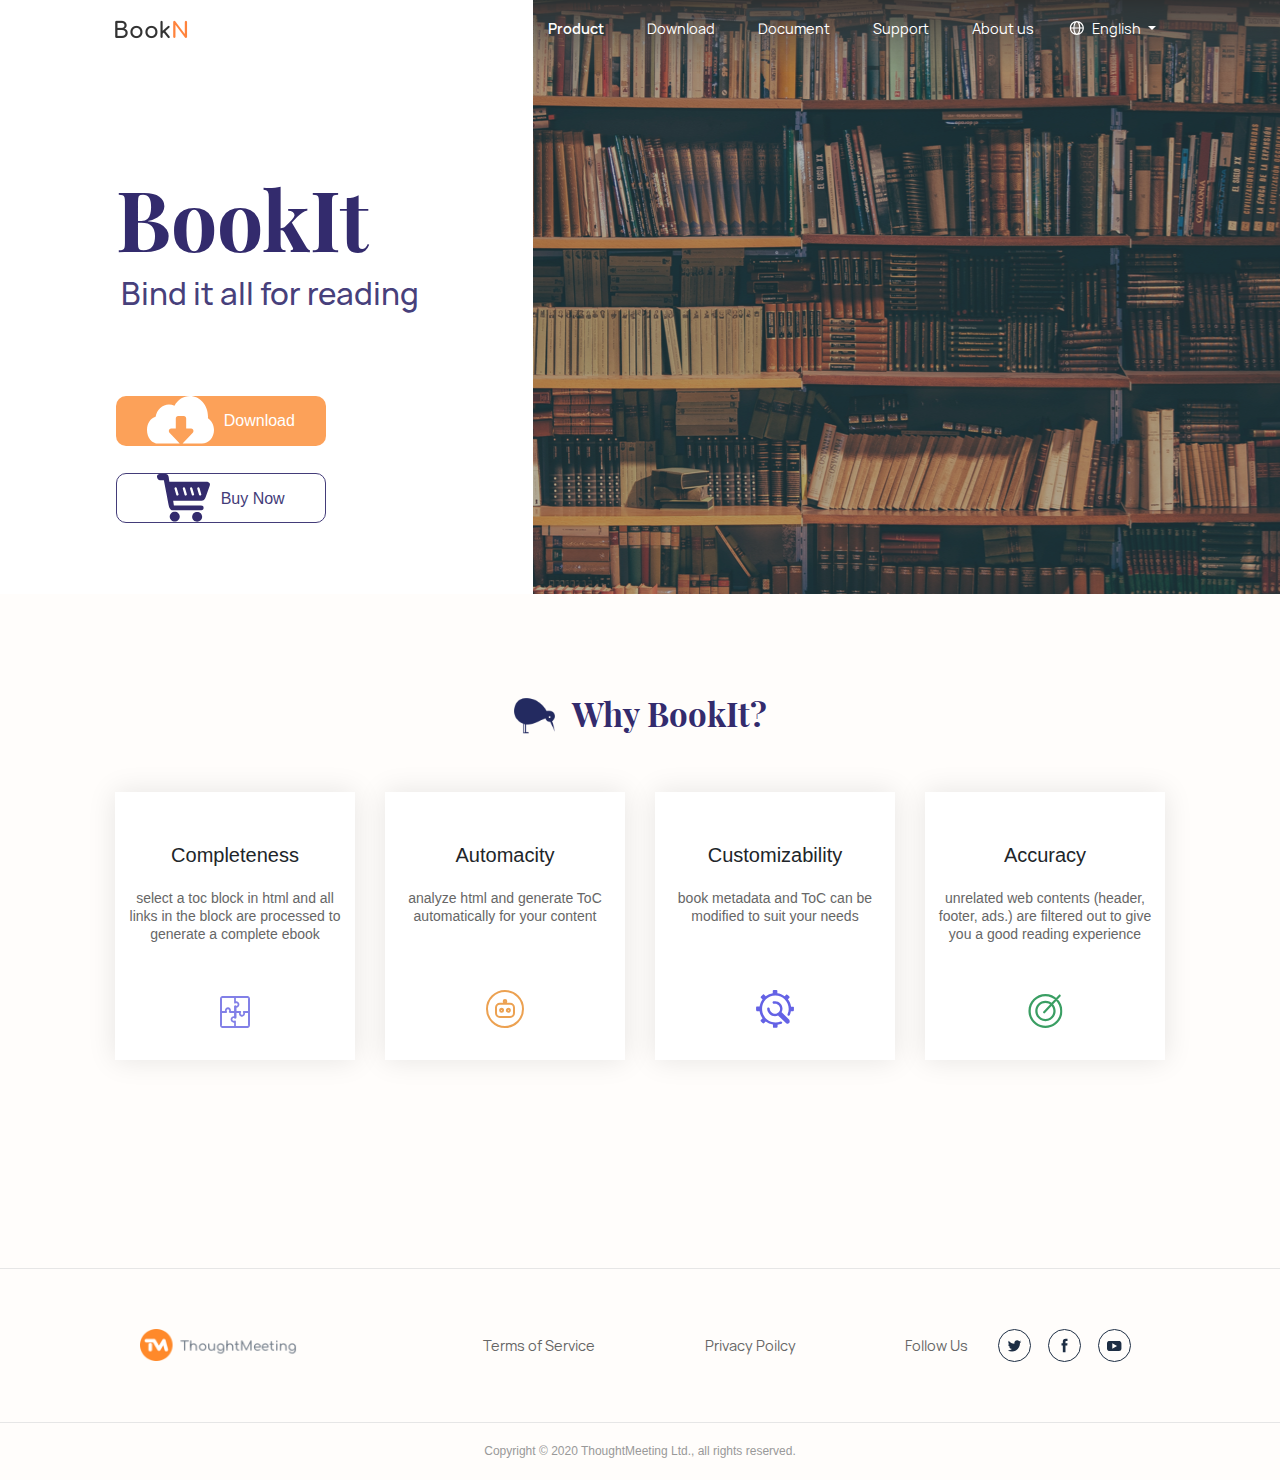
<file: index.html>
<!DOCTYPE html>
<html lang="en">
  <head>
    <meta charset="UTF-8" />
    <meta name="viewport" content="width=device-width, initial-scale=1.0" />
    <title>BookN</title>
    <link rel="shortcut icon" href="./image/bird.svg" type="image/x-icon" />
    <link rel="stylesheet" href="./css/bootstrap.css" />
    <link rel="stylesheet" href="./font-icon/iconfont.css" />
    <link rel="stylesheet" href="./css/style.css" />
  <meta name="generator" content="Hexo 4.2.1"></head>
  <body>
    <header class="header con_1440">
      <!-- start top -->
      <nav class="navbar navbar-expand-lg navbar-light">
        <div class="container">
          <a class="navbar-brand" href="#"><img src="./image/Group@2x (1).png" alt="" /></a>
          <button class="navbar-toggler" type="button" data-toggle="collapse" data-target="#navbarSupportedContent" aria-controls="navbarSupportedContent" aria-expanded="false" aria-label="Toggle navigation">
            <span class="iconfont icon-option"></span>
          </button>
          <div class="collapse navbar-collapse" id="navbarSupportedContent">
            <ul class="navbar-nav ml-auto">
              <li class="nav-item">
                <a class="nav-link active" href="#">Product</a>
              </li>
              <li class="nav-item">
                <a class="nav-link" href="/download">Download</a>
              </li>
              <li class="nav-item">
                <a class="nav-link" href="#">Document</a>
              </li>
              <li class="nav-item">
                <a class="nav-link" href="#">Support</a>
              </li>
              <li class="nav-item">
                <a class="nav-link" href="#">About us</a>
              </li>
              <li class="nav-item dropdown">
                <img src="./image/language.svg" alt="" />
                <a class="nav-link dropdown-toggle" href="#" id="navbarDropdown" role="button" data-toggle="dropdown" aria-haspopup="true" aria-expanded="false">English </a>
                <div class="dropdown-menu" aria-labelledby="navbarDropdown">
                  <a class="dropdown-item" href="#">简体中文</a>
                  <a class="dropdown-item" href="#">繁体中文</a>
                </div>
              </li>
            </ul>
          </div>
        </div>
      </nav>
      <!-- end top -->

      <!-- start banner -->
      <div class="container banner">
        <div class="row">
          <div class="left col-md-5">
            <h1>BookIt</h1>
            <h3>Bind it all for reading</h3>
            <div class="link">
              <div class="download">
                <img src="./image/download.svg" alt="" /><a href="javascript:;"><i></i> Download</a>
              </div>
              <div class="buy">
                <img src="./image/shop.svg" alt="" />
                <a href="javascript:;">Buy Now</a>
              </div>
            </div>
          </div>
          <div class="right col-md-7 d-none d-sm-none d-md-block d-lg-block">
            <!-- <img src="./image/banner.png" alt="" /> -->
          </div>
        </div>
      </div>
      <!-- end banner -->
    </header>

    <!-- start main -->
    <section class="main con_1440">
      <div class="container">
        <div>
          <h1><img src="./image/bird.svg" alt="" /> Why BookIt?</h1>
          <div class="row">
            <div class="col-sm-6 col-md-4 col-lg-3">
              <div class="item">
                <h3>Completeness</h3>
                <p class="content">select a toc block in html and all links in the block are processed to generate a complete ebook</p>
                <p class="icon"><img src="./image/icon-2.svg" alt="" /></p>
              </div>
            </div>
            <div class="col-sm-6 col-md-4 col-lg-3">
              <div class="item">
                <h3>Automacity</h3>
                <p class="content">analyze html and generate ToC automatically for your content</p>
                <p class="icon"><img src="./image/icon-3.svg" alt="" /></p>
              </div>
            </div>
            <div class="col-sm-6 col-md-4 col-lg-3">
              <div class="item">
                <h3>Customizability</h3>
                <p class="content">book metadata and ToC can be modified to suit your needs</p>
                <p class="icon"><img src="./image/icon-4.svg" alt="" /></p>
              </div>
            </div>
            <div class="col-sm-6 col-md-4 col-lg-3">
              <div class="item">
                <h3>Accuracy</h3>
                <p class="content">unrelated web contents (header, footer, ads.) are filtered out to give you a good reading experience</p>
                <p class="icon"><img src="./image/icon-1.svg" alt="" /></p>
              </div>
            </div>
          </div>
        </div>
      </div>
    </section>
    <!-- end main -->

    <!-- start footer -->
    <section class="con_1440 footer">
      <div class="msg">
        <div class="container footer-link">
          <div class="row cen">
            <div class="logo col-md-4"><img src="./image/tm logo@2x.png" alt="" /></div>
            <div class="all-links col-md-8">
              <div class="row">
                <ul class="links col-md-9">
                  <li><a href="javascript:;">Terms of Service</a></li>
                  <li><a href="javascript:;">Privacy Poilcy</a></li>
                  <li>Follow Us</li>
                </ul>
                <ul class="share col-md-3">
                  <li>
                    <a href="javascript:;"><img src="./image/share-1.svg" alt="" /></a>
                  </li>
                  <li>
                    <a href="javascript:;"><img src="./image/share-2.svg" alt="" /></a>
                  </li>
                  <li>
                    <a href="javascript:;"><img src="./image/share-3.svg" alt="" /></a>
                  </li>
                </ul>
              </div>
            </div>
          </div>
        </div>
      </div>
      <div class="copyright">
        Copyright © 2020 ThoughtMeeting Ltd., all rights reserved.
      </div>
    </section>
    <!-- end footer -->

    <script src="./js/jquery-3.5.1.min.js"></script>
    <script src="./js/bootstrap.js"></script>

    <script>
      $('#navbarSupportedContent ul li').on('mouseover', function () {
        if ($(this)[0] === $('li.dropdown')[0]) {
          return
        }
        $(this).children('a').addClass('active')
        $(this).siblings().children('a').removeClass('active')
      })
    </script>
  </body>
</html>
</file>
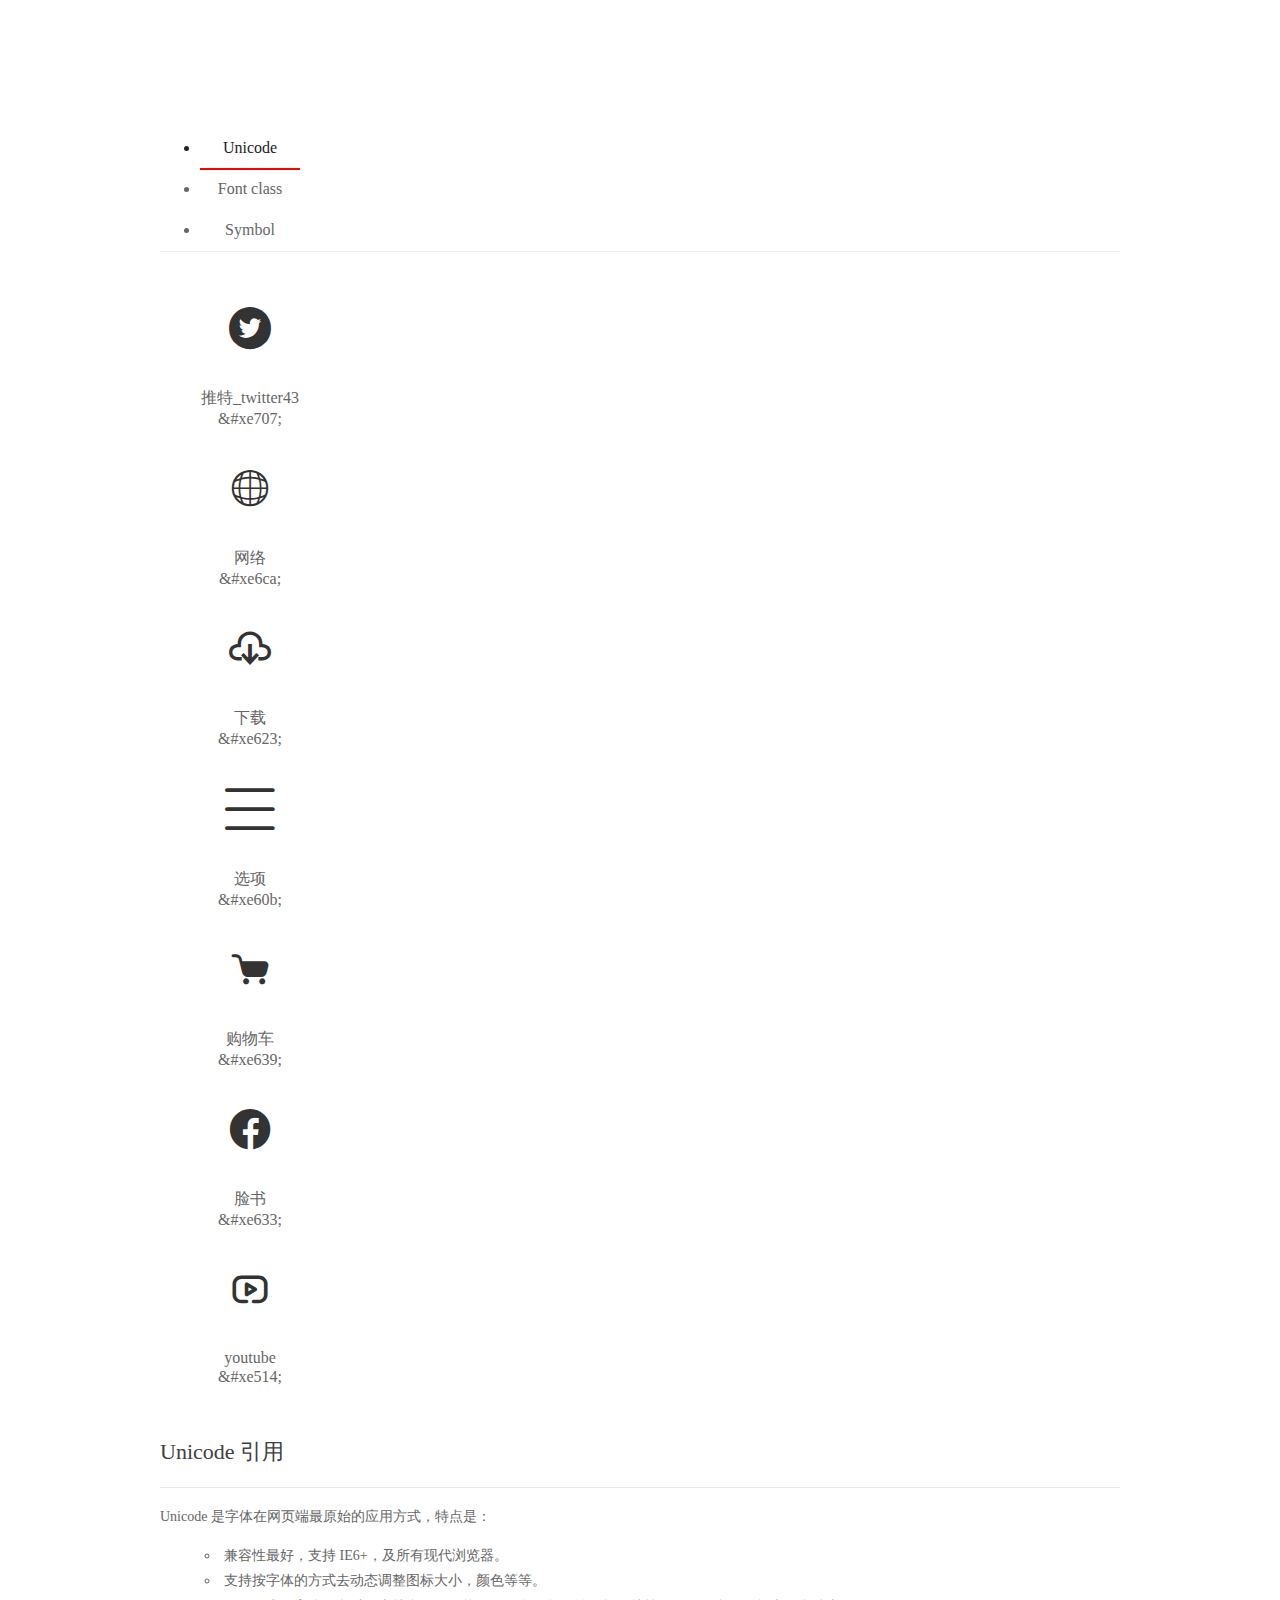
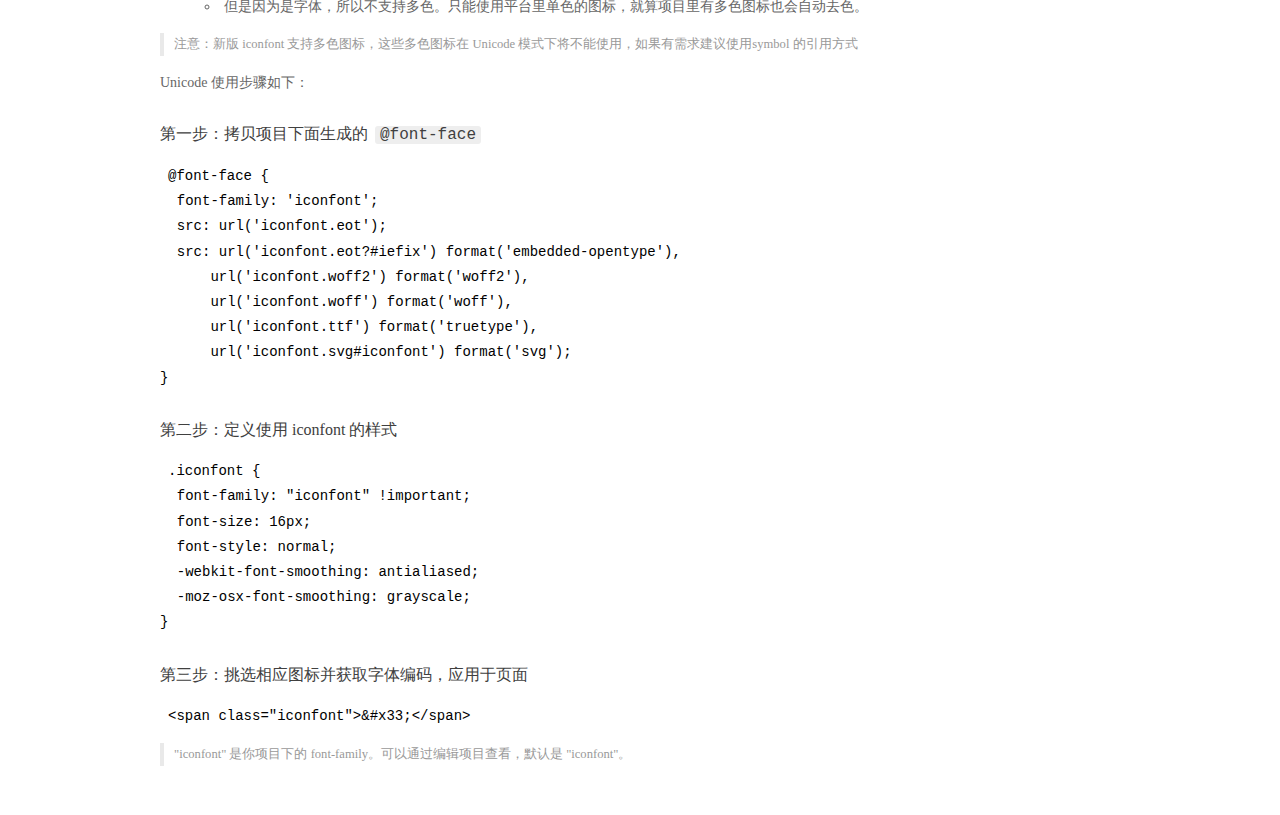
<file: font-icon/demo_index.html>
<!DOCTYPE html>
<html>
<head>
  <meta charset="utf-8"/>
  <title>IconFont Demo</title>
  <link rel="shortcut icon" href="https://img.alicdn.com/tps/i4/TB1_oz6GVXXXXaFXpXXJDFnIXXX-64-64.ico" type="image/x-icon"/>
  <link rel="stylesheet" href="https://g.alicdn.com/thx/cube/1.3.2/cube.min.css">
  <link rel="stylesheet" href="demo.css">
  <link rel="stylesheet" href="iconfont.css">
  <script src="iconfont.js"></script>
  <!-- jQuery -->
  <script src="https://a1.alicdn.com/oss/uploads/2018/12/26/7bfddb60-08e8-11e9-9b04-53e73bb6408b.js"></script>
  <!-- 代码高亮 -->
  <script src="https://a1.alicdn.com/oss/uploads/2018/12/26/a3f714d0-08e6-11e9-8a15-ebf944d7534c.js"></script>
<meta name="generator" content="Hexo 4.2.1"></head>
<body>
  <div class="main">
    <h1 class="logo"><a href="https://www.iconfont.cn/" title="iconfont 首页" target="_blank">&#xe86b;</a></h1>
    <div class="nav-tabs">
      <ul id="tabs" class="dib-box">
        <li class="dib active"><span>Unicode</span></li>
        <li class="dib"><span>Font class</span></li>
        <li class="dib"><span>Symbol</span></li>
      </ul>
      
    </div>
    <div class="tab-container">
      <div class="content unicode" style="display: block;">
          <ul class="icon_lists dib-box">
          
            <li class="dib">
              <span class="icon iconfont">&#xe707;</span>
                <div class="name">推特_twitter43</div>
                <div class="code-name">&amp;#xe707;</div>
              </li>
          
            <li class="dib">
              <span class="icon iconfont">&#xe6ca;</span>
                <div class="name">网络</div>
                <div class="code-name">&amp;#xe6ca;</div>
              </li>
          
            <li class="dib">
              <span class="icon iconfont">&#xe623;</span>
                <div class="name">下载</div>
                <div class="code-name">&amp;#xe623;</div>
              </li>
          
            <li class="dib">
              <span class="icon iconfont">&#xe60b;</span>
                <div class="name">选项</div>
                <div class="code-name">&amp;#xe60b;</div>
              </li>
          
            <li class="dib">
              <span class="icon iconfont">&#xe639;</span>
                <div class="name">购物车</div>
                <div class="code-name">&amp;#xe639;</div>
              </li>
          
            <li class="dib">
              <span class="icon iconfont">&#xe633;</span>
                <div class="name">脸书</div>
                <div class="code-name">&amp;#xe633;</div>
              </li>
          
            <li class="dib">
              <span class="icon iconfont">&#xe514;</span>
                <div class="name">youtube</div>
                <div class="code-name">&amp;#xe514;</div>
              </li>
          
          </ul>
          <div class="article markdown">
          <h2 id="unicode-">Unicode 引用</h2>
          <hr>

          <p>Unicode 是字体在网页端最原始的应用方式，特点是：</p>
          <ul>
            <li>兼容性最好，支持 IE6+，及所有现代浏览器。</li>
            <li>支持按字体的方式去动态调整图标大小，颜色等等。</li>
            <li>但是因为是字体，所以不支持多色。只能使用平台里单色的图标，就算项目里有多色图标也会自动去色。</li>
          </ul>
          <blockquote>
            <p>注意：新版 iconfont 支持多色图标，这些多色图标在 Unicode 模式下将不能使用，如果有需求建议使用symbol 的引用方式</p>
          </blockquote>
          <p>Unicode 使用步骤如下：</p>
          <h3 id="-font-face">第一步：拷贝项目下面生成的 <code>@font-face</code></h3>
<pre><code class="language-css"
>@font-face {
  font-family: 'iconfont';
  src: url('iconfont.eot');
  src: url('iconfont.eot?#iefix') format('embedded-opentype'),
      url('iconfont.woff2') format('woff2'),
      url('iconfont.woff') format('woff'),
      url('iconfont.ttf') format('truetype'),
      url('iconfont.svg#iconfont') format('svg');
}
</code></pre>
          <h3 id="-iconfont-">第二步：定义使用 iconfont 的样式</h3>
<pre><code class="language-css"
>.iconfont {
  font-family: "iconfont" !important;
  font-size: 16px;
  font-style: normal;
  -webkit-font-smoothing: antialiased;
  -moz-osx-font-smoothing: grayscale;
}
</code></pre>
          <h3 id="-">第三步：挑选相应图标并获取字体编码，应用于页面</h3>
<pre>
<code class="language-html"
>&lt;span class="iconfont"&gt;&amp;#x33;&lt;/span&gt;
</code></pre>
          <blockquote>
            <p>"iconfont" 是你项目下的 font-family。可以通过编辑项目查看，默认是 "iconfont"。</p>
          </blockquote>
          </div>
      </div>
      <div class="content font-class">
        <ul class="icon_lists dib-box">
          
          <li class="dib">
            <span class="icon iconfont icon-tuitetwitter43"></span>
            <div class="name">
              推特_twitter43
            </div>
            <div class="code-name">.icon-tuitetwitter43
            </div>
          </li>
          
          <li class="dib">
            <span class="icon iconfont icon-network"></span>
            <div class="name">
              网络
            </div>
            <div class="code-name">.icon-network
            </div>
          </li>
          
          <li class="dib">
            <span class="icon iconfont icon-xiazai"></span>
            <div class="name">
              下载
            </div>
            <div class="code-name">.icon-xiazai
            </div>
          </li>
          
          <li class="dib">
            <span class="icon iconfont icon-option"></span>
            <div class="name">
              选项
            </div>
            <div class="code-name">.icon-option
            </div>
          </li>
          
          <li class="dib">
            <span class="icon iconfont icon-gouwuche"></span>
            <div class="name">
              购物车
            </div>
            <div class="code-name">.icon-gouwuche
            </div>
          </li>
          
          <li class="dib">
            <span class="icon iconfont icon-lianshu"></span>
            <div class="name">
              脸书
            </div>
            <div class="code-name">.icon-lianshu
            </div>
          </li>
          
          <li class="dib">
            <span class="icon iconfont icon-youtube"></span>
            <div class="name">
              youtube
            </div>
            <div class="code-name">.icon-youtube
            </div>
          </li>
          
        </ul>
        <div class="article markdown">
        <h2 id="font-class-">font-class 引用</h2>
        <hr>

        <p>font-class 是 Unicode 使用方式的一种变种，主要是解决 Unicode 书写不直观，语意不明确的问题。</p>
        <p>与 Unicode 使用方式相比，具有如下特点：</p>
        <ul>
          <li>兼容性良好，支持 IE8+，及所有现代浏览器。</li>
          <li>相比于 Unicode 语意明确，书写更直观。可以很容易分辨这个 icon 是什么。</li>
          <li>因为使用 class 来定义图标，所以当要替换图标时，只需要修改 class 里面的 Unicode 引用。</li>
          <li>不过因为本质上还是使用的字体，所以多色图标还是不支持的。</li>
        </ul>
        <p>使用步骤如下：</p>
        <h3 id="-fontclass-">第一步：引入项目下面生成的 fontclass 代码：</h3>
<pre><code class="language-html">&lt;link rel="stylesheet" href="./iconfont.css"&gt;
</code></pre>
        <h3 id="-">第二步：挑选相应图标并获取类名，应用于页面：</h3>
<pre><code class="language-html">&lt;span class="iconfont icon-xxx"&gt;&lt;/span&gt;
</code></pre>
        <blockquote>
          <p>"
            iconfont" 是你项目下的 font-family。可以通过编辑项目查看，默认是 "iconfont"。</p>
        </blockquote>
      </div>
      </div>
      <div class="content symbol">
          <ul class="icon_lists dib-box">
          
            <li class="dib">
                <svg class="icon svg-icon" aria-hidden="true">
                  <use xlink:href="#icon-tuitetwitter43"></use>
                </svg>
                <div class="name">推特_twitter43</div>
                <div class="code-name">#icon-tuitetwitter43</div>
            </li>
          
            <li class="dib">
                <svg class="icon svg-icon" aria-hidden="true">
                  <use xlink:href="#icon-network"></use>
                </svg>
                <div class="name">网络</div>
                <div class="code-name">#icon-network</div>
            </li>
          
            <li class="dib">
                <svg class="icon svg-icon" aria-hidden="true">
                  <use xlink:href="#icon-xiazai"></use>
                </svg>
                <div class="name">下载</div>
                <div class="code-name">#icon-xiazai</div>
            </li>
          
            <li class="dib">
                <svg class="icon svg-icon" aria-hidden="true">
                  <use xlink:href="#icon-option"></use>
                </svg>
                <div class="name">选项</div>
                <div class="code-name">#icon-option</div>
            </li>
          
            <li class="dib">
                <svg class="icon svg-icon" aria-hidden="true">
                  <use xlink:href="#icon-gouwuche"></use>
                </svg>
                <div class="name">购物车</div>
                <div class="code-name">#icon-gouwuche</div>
            </li>
          
            <li class="dib">
                <svg class="icon svg-icon" aria-hidden="true">
                  <use xlink:href="#icon-lianshu"></use>
                </svg>
                <div class="name">脸书</div>
                <div class="code-name">#icon-lianshu</div>
            </li>
          
            <li class="dib">
                <svg class="icon svg-icon" aria-hidden="true">
                  <use xlink:href="#icon-youtube"></use>
                </svg>
                <div class="name">youtube</div>
                <div class="code-name">#icon-youtube</div>
            </li>
          
          </ul>
          <div class="article markdown">
          <h2 id="symbol-">Symbol 引用</h2>
          <hr>

          <p>这是一种全新的使用方式，应该说这才是未来的主流，也是平台目前推荐的用法。相关介绍可以参考这篇<a href="">文章</a>
            这种用法其实是做了一个 SVG 的集合，与另外两种相比具有如下特点：</p>
          <ul>
            <li>支持多色图标了，不再受单色限制。</li>
            <li>通过一些技巧，支持像字体那样，通过 <code>font-size</code>, <code>color</code> 来调整样式。</li>
            <li>兼容性较差，支持 IE9+，及现代浏览器。</li>
            <li>浏览器渲染 SVG 的性能一般，还不如 png。</li>
          </ul>
          <p>使用步骤如下：</p>
          <h3 id="-symbol-">第一步：引入项目下面生成的 symbol 代码：</h3>
<pre><code class="language-html">&lt;script src="./iconfont.js"&gt;&lt;/script&gt;
</code></pre>
          <h3 id="-css-">第二步：加入通用 CSS 代码（引入一次就行）：</h3>
<pre><code class="language-html">&lt;style&gt;
.icon {
  width: 1em;
  height: 1em;
  vertical-align: -0.15em;
  fill: currentColor;
  overflow: hidden;
}
&lt;/style&gt;
</code></pre>
          <h3 id="-">第三步：挑选相应图标并获取类名，应用于页面：</h3>
<pre><code class="language-html">&lt;svg class="icon" aria-hidden="true"&gt;
  &lt;use xlink:href="#icon-xxx"&gt;&lt;/use&gt;
&lt;/svg&gt;
</code></pre>
          </div>
      </div>

    </div>
  </div>
  <script>
  $(document).ready(function () {
      $('.tab-container .content:first').show()

      $('#tabs li').click(function (e) {
        var tabContent = $('.tab-container .content')
        var index = $(this).index()

        if ($(this).hasClass('active')) {
          return
        } else {
          $('#tabs li').removeClass('active')
          $(this).addClass('active')

          tabContent.hide().eq(index).fadeIn()
        }
      })
    })
  </script>
</body>
</html>
</file>
<file: font-icon/iconfont.css>
@font-face {font-family: "iconfont";
  src: url('iconfont.eot?t=1594701641973'); /* IE9 */
  src: url('iconfont.eot?t=1594701641973#iefix') format('embedded-opentype'), /* IE6-IE8 */
  url('[data-uri]') format('woff2'),
  url('iconfont.woff?t=1594701641973') format('woff'),
  url('iconfont.ttf?t=1594701641973') format('truetype'), /* chrome, firefox, opera, Safari, Android, iOS 4.2+ */
  url('iconfont.svg?t=1594701641973#iconfont') format('svg'); /* iOS 4.1- */
}

.iconfont {
  font-family: "iconfont" !important;
  font-size: 16px;
  font-style: normal;
  -webkit-font-smoothing: antialiased;
  -moz-osx-font-smoothing: grayscale;
}

.icon-tuitetwitter43:before {
  content: "\e707";
}

.icon-network:before {
  content: "\e6ca";
}

.icon-xiazai:before {
  content: "\e623";
}

.icon-option:before {
  content: "\e60b";
}

.icon-gouwuche:before {
  content: "\e639";
}

.icon-lianshu:before {
  content: "\e633";
}

.icon-youtube:before {
  content: "\e514";
}
</file>
<file: css/style.css>
@font-face {
  font-family: 'Manrope3-Regular';
  src: url(../fonts/manrope/manrope-regular-6.otf);
}
@font-face {
  font-family: 'Manrope3-semibold';
  src: url(../fonts/manrope/manrope-semibold-7.otf);
}
@font-face {
  font-family: 'Manrope3-medium';
  src: url(../fonts/manrope/manrope-medium-5.otf);
}
@font-face {
  font-family: 'Playfair';
  src: url(../fonts/Playfair_Display/static/PlayfairDisplay-Bold.ttf);
}
@media (min-width: 1200px) {
  .container,
  .container-lg,
  .container-md,
  .container-sm,
  .container-xl {
    max-width: 1080px;
  }
}
body {
  background-color: #f0f2f5;
}
a {
  color: #000;
  text-decoration: none;
}
a:hover {
  text-decoration: none;
}
.con_1440 {
  max-width: 1440px;
  margin: 0 auto;
}
.navbar-nav .nav-link.active {
  font-family: 'Manrope3-semibold' !important;
}
header.header {
  position: relative;
  background-color: #fff;
}
header.header .navbar-toggler {
  border: none;
  outline: none;
}
header.header nav.navbar {
  position: relative;
  z-index: 1;
}
header.header nav.navbar .navbar-brand img {
  width: 50%;
}
header.header nav.navbar .navbar-nav {
  padding-left: 15px;
}
header.header nav.navbar .navbar-nav .dropdown-menu {
  background: rgba(0, 0, 0, 0.5);
}
header.header nav.navbar .navbar-nav .dropdown-menu a {
  font-size: 14px;
}
header.header nav.navbar .navbar-nav li {
  margin-right: 25px;
  font-size: 14px;
  border: 1px solid transparent;
}
header.header nav.navbar .navbar-nav li:hover {
  border-bottom: 1px solid #FF9756;
}
header.header nav.navbar .navbar-nav li a {
  font-family: 'Manrope3-Regular';
  color: #fff !important;
}
header.header nav.navbar .navbar-nav li a:hover {
  color: #FF9756 !important;
}
header.header nav.navbar .navbar-nav li.dropdown {
  display: flex;
  align-items: center;
}
header.header nav.navbar .navbar-nav li:last-child {
  margin-right: 0;
}
header.header nav.navbar .navbar-nav li:last-child:hover {
  border-bottom: 1px solid transparent;
}
header.header nav.navbar .navbar-nav li:last-child .dropdown-item:hover,
header.header nav.navbar .navbar-nav li:last-child .dropdown-item:focus {
  background-color: #ccc;
}
header.header nav.navbar .navbar-nav li:last-child a:hover {
  color: #fff !important;
}
header.header .banner {
  border: 1px solid transparent;
  height: 538px;
}
header.header .banner .left h1 {
  margin-top: 120px;
  line-height: 82px;
  font-size: 82px;
  font-family: 'Playfair';
  font-weight: 700;
  color: #332b6d;
}
header.header .banner .left h3 {
  padding-left: 5px;
  font-size: 30px;
  line-height: 53px;
  font-family: 'Manrope3-medium';
  color: #47407b;
}
header.header .banner .left .link div {
  width: 210px;
  height: 50px;
  margin-top: 76px;
  line-height: 50px;
  border-radius: 10px;
}
header.header .banner .left .link img {
  margin-right: 10px;
}
header.header .banner .left .link .download,
header.header .banner .left .link .buy {
  display: flex;
  justify-content: center;
}
header.header .banner .left .link .download {
  background-color: #fca159;
}
header.header .banner .left .link .download a {
  color: #fff;
}
header.header .banner .left .link .buy {
  margin-top: 27px;
  color: #433c79;
  border: 1px solid #433c79;
}
header.header .banner .left .link .buy a {
  color: #433c79;
}
header.header .banner .right {
  position: absolute;
  top: 0;
  right: 0;
  height: 594px;
  background: url('../image/banner.png');
  z-index: 0;
}
.main,
.footer {
  background-color: #fffdfb;
}
.main {
  padding: 100px 0 178px;
}
.main h1 {
  margin-bottom: 58px;
  font-size: 33px;
  text-align: center;
  font-family: 'Playfair';
  color: #332b6d;
}
.main h1 img {
  margin-right: 10px;
  vertical-align: bottom;
}
.main .item {
  position: relative;
  background-color: #fff;
  height: 268px;
  padding: 50px 10px 0;
  margin-bottom: 30px;
  box-shadow: 0 0 27px rgba(0, 0, 0, 0.1);
}
.main .item h3 {
  font-size: 20px;
  line-height: 27px;
  text-align: center;
  margin-bottom: 20px;
}
.main .item p {
  text-align: center;
}
.main .item p.content {
  font-size: 14px;
  line-height: 18px;
  color: #666666;
}
.main .item p.icon {
  position: absolute;
  bottom: 16px;
  left: 50%;
  transform: translateX(-50%);
}
.footer .msg {
  border-top: 1px solid #E6E6E6;
  border-bottom: 1px solid #E6E6E6;
}
.footer .msg .footer-link {
  padding: 40px;
}
.footer .msg .footer-link .cen {
  position: relative;
  top: 50%;
}
.footer .msg .footer-link .cen .logo {
  display: flex;
  align-items: center;
}
.footer .msg .footer-link .cen .logo img {
  width: 50%;
  vertical-align: baseline;
}
.footer .msg .footer-link ul {
  list-style: none;
  margin: 20px 0;
}
.footer .msg .footer-link .links,
.footer .msg .footer-link .share {
  display: flex;
  justify-content: space-between;
}
.footer .msg .footer-link .links {
  display: flex;
  align-items: center;
}
.footer .msg .footer-link .links li {
  margin-right: 70px;
  font-family: 'Manrope3-Regular';
}
.footer .msg .footer-link .links li a {
  color: #666666;
  font-size: 14px;
}
.footer .msg .footer-link .links li a:hover {
  font-weight: 700;
}
.footer .msg .footer-link .links li:nth-child(3) {
  margin-right: 0px;
  font-size: 14px;
  color: #666;
}
.footer .msg .footer-link .links li:nth-child(3) a:hover {
  font-family: 'Manrope3-semibold';
}
.footer .msg .footer-link .share li {
  margin-right: 9px;
}
.copyright {
  height: 57px;
  text-align: center;
  line-height: 57px;
  font-size: 12px;
  color: #999999;
}
@media (max-width: 1200px) {
  .navbar-nav li {
    margin-right: 5px !important;
  }
}
@media (max-width: 1090px) {
  .dropdown img {
    margin-right: 10px;
  }
}
@media (max-width: 991px) {
  #navbarSupportedContent {
    background-color: #302B55;
  }
}
@media (max-width: 768px) {
  .banner .row .left {
    text-align: center;
  }
  .banner .row .left div {
    margin: 0 auto;
  }
  .main {
    padding-bottom: 40px;
  }
}
@media (min-width: 767px) {
  .icon-option {
    color: #fff;
  }
}
</file>
<file: font-icon/demo.css>
/* Logo 字体 */
@font-face {
  font-family: "iconfont logo";
  src: url('https://at.alicdn.com/t/font_985780_km7mi63cihi.eot?t=1545807318834');
  src: url('https://at.alicdn.com/t/font_985780_km7mi63cihi.eot?t=1545807318834#iefix') format('embedded-opentype'),
    url('https://at.alicdn.com/t/font_985780_km7mi63cihi.woff?t=1545807318834') format('woff'),
    url('https://at.alicdn.com/t/font_985780_km7mi63cihi.ttf?t=1545807318834') format('truetype'),
    url('https://at.alicdn.com/t/font_985780_km7mi63cihi.svg?t=1545807318834#iconfont') format('svg');
}

.logo {
  font-family: "iconfont logo";
  font-size: 160px;
  font-style: normal;
  -webkit-font-smoothing: antialiased;
  -moz-osx-font-smoothing: grayscale;
}

/* tabs */
.nav-tabs {
  position: relative;
}

.nav-tabs .nav-more {
  position: absolute;
  right: 0;
  bottom: 0;
  height: 42px;
  line-height: 42px;
  color: #666;
}

#tabs {
  border-bottom: 1px solid #eee;
}

#tabs li {
  cursor: pointer;
  width: 100px;
  height: 40px;
  line-height: 40px;
  text-align: center;
  font-size: 16px;
  border-bottom: 2px solid transparent;
  position: relative;
  z-index: 1;
  margin-bottom: -1px;
  color: #666;
}


#tabs .active {
  border-bottom-color: #f00;
  color: #222;
}

.tab-container .content {
  display: none;
}

/* 页面布局 */
.main {
  padding: 30px 100px;
  width: 960px;
  margin: 0 auto;
}

.main .logo {
  color: #333;
  text-align: left;
  margin-bottom: 30px;
  line-height: 1;
  height: 110px;
  margin-top: -50px;
  overflow: hidden;
  *zoom: 1;
}

.main .logo a {
  font-size: 160px;
  color: #333;
}

.helps {
  margin-top: 40px;
}

.helps pre {
  padding: 20px;
  margin: 10px 0;
  border: solid 1px #e7e1cd;
  background-color: #fffdef;
  overflow: auto;
}

.icon_lists {
  width: 100% !important;
  overflow: hidden;
  *zoom: 1;
}

.icon_lists li {
  width: 100px;
  margin-bottom: 10px;
  margin-right: 20px;
  text-align: center;
  list-style: none !important;
  cursor: default;
}

.icon_lists li .code-name {
  line-height: 1.2;
}

.icon_lists .icon {
  display: block;
  height: 100px;
  line-height: 100px;
  font-size: 42px;
  margin: 10px auto;
  color: #333;
  -webkit-transition: font-size 0.25s linear, width 0.25s linear;
  -moz-transition: font-size 0.25s linear, width 0.25s linear;
  transition: font-size 0.25s linear, width 0.25s linear;
}

.icon_lists .icon:hover {
  font-size: 100px;
}

.icon_lists .svg-icon {
  /* 通过设置 font-size 来改变图标大小 */
  width: 1em;
  /* 图标和文字相邻时，垂直对齐 */
  vertical-align: -0.15em;
  /* 通过设置 color 来改变 SVG 的颜色/fill */
  fill: currentColor;
  /* path 和 stroke 溢出 viewBox 部分在 IE 下会显示
      normalize.css 中也包含这行 */
  overflow: hidden;
}

.icon_lists li .name,
.icon_lists li .code-name {
  color: #666;
}

/* markdown 样式 */
.markdown {
  color: #666;
  font-size: 14px;
  line-height: 1.8;
}

.highlight {
  line-height: 1.5;
}

.markdown img {
  vertical-align: middle;
  max-width: 100%;
}

.markdown h1 {
  color: #404040;
  font-weight: 500;
  line-height: 40px;
  margin-bottom: 24px;
}

.markdown h2,
.markdown h3,
.markdown h4,
.markdown h5,
.markdown h6 {
  color: #404040;
  margin: 1.6em 0 0.6em 0;
  font-weight: 500;
  clear: both;
}

.markdown h1 {
  font-size: 28px;
}

.markdown h2 {
  font-size: 22px;
}

.markdown h3 {
  font-size: 16px;
}

.markdown h4 {
  font-size: 14px;
}

.markdown h5 {
  font-size: 12px;
}

.markdown h6 {
  font-size: 12px;
}

.markdown hr {
  height: 1px;
  border: 0;
  background: #e9e9e9;
  margin: 16px 0;
  clear: both;
}

.markdown p {
  margin: 1em 0;
}

.markdown>p,
.markdown>blockquote,
.markdown>.highlight,
.markdown>ol,
.markdown>ul {
  width: 80%;
}

.markdown ul>li {
  list-style: circle;
}

.markdown>ul li,
.markdown blockquote ul>li {
  margin-left: 20px;
  padding-left: 4px;
}

.markdown>ul li p,
.markdown>ol li p {
  margin: 0.6em 0;
}

.markdown ol>li {
  list-style: decimal;
}

.markdown>ol li,
.markdown blockquote ol>li {
  margin-left: 20px;
  padding-left: 4px;
}

.markdown code {
  margin: 0 3px;
  padding: 0 5px;
  background: #eee;
  border-radius: 3px;
}

.markdown strong,
.markdown b {
  font-weight: 600;
}

.markdown>table {
  border-collapse: collapse;
  border-spacing: 0px;
  empty-cells: show;
  border: 1px solid #e9e9e9;
  width: 95%;
  margin-bottom: 24px;
}

.markdown>table th {
  white-space: nowrap;
  color: #333;
  font-weight: 600;
}

.markdown>table th,
.markdown>table td {
  border: 1px solid #e9e9e9;
  padding: 8px 16px;
  text-align: left;
}

.markdown>table th {
  background: #F7F7F7;
}

.markdown blockquote {
  font-size: 90%;
  color: #999;
  border-left: 4px solid #e9e9e9;
  padding-left: 0.8em;
  margin: 1em 0;
}

.markdown blockquote p {
  margin: 0;
}

.markdown .anchor {
  opacity: 0;
  transition: opacity 0.3s ease;
  margin-left: 8px;
}

.markdown .waiting {
  color: #ccc;
}

.markdown h1:hover .anchor,
.markdown h2:hover .anchor,
.markdown h3:hover .anchor,
.markdown h4:hover .anchor,
.markdown h5:hover .anchor,
.markdown h6:hover .anchor {
  opacity: 1;
  display: inline-block;
}

.markdown>br,
.markdown>p>br {
  clear: both;
}


.hljs {
  display: block;
  background: white;
  padding: 0.5em;
  color: #333333;
  overflow-x: auto;
}

.hljs-comment,
.hljs-meta {
  color: #969896;
}

.hljs-string,
.hljs-variable,
.hljs-template-variable,
.hljs-strong,
.hljs-emphasis,
.hljs-quote {
  color: #df5000;
}

.hljs-keyword,
.hljs-selector-tag,
.hljs-type {
  color: #a71d5d;
}

.hljs-literal,
.hljs-symbol,
.hljs-bullet,
.hljs-attribute {
  color: #0086b3;
}

.hljs-section,
.hljs-name {
  color: #63a35c;
}

.hljs-tag {
  color: #333333;
}

.hljs-title,
.hljs-attr,
.hljs-selector-id,
.hljs-selector-class,
.hljs-selector-attr,
.hljs-selector-pseudo {
  color: #795da3;
}

.hljs-addition {
  color: #55a532;
  background-color: #eaffea;
}

.hljs-deletion {
  color: #bd2c00;
  background-color: #ffecec;
}

.hljs-link {
  text-decoration: underline;
}

/* 代码高亮 */
/* PrismJS 1.15.0
https://prismjs.com/download.html#themes=prism&languages=markup+css+clike+javascript */
/**
 * prism.js default theme for JavaScript, CSS and HTML
 * Based on dabblet (http://dabblet.com)
 * @author Lea Verou
 */
code[class*="language-"],
pre[class*="language-"] {
  color: black;
  background: none;
  text-shadow: 0 1px white;
  font-family: Consolas, Monaco, 'Andale Mono', 'Ubuntu Mono', monospace;
  text-align: left;
  white-space: pre;
  word-spacing: normal;
  word-break: normal;
  word-wrap: normal;
  line-height: 1.5;

  -moz-tab-size: 4;
  -o-tab-size: 4;
  tab-size: 4;

  -webkit-hyphens: none;
  -moz-hyphens: none;
  -ms-hyphens: none;
  hyphens: none;
}

pre[class*="language-"]::-moz-selection,
pre[class*="language-"] ::-moz-selection,
code[class*="language-"]::-moz-selection,
code[class*="language-"] ::-moz-selection {
  text-shadow: none;
  background: #b3d4fc;
}

pre[class*="language-"]::selection,
pre[class*="language-"] ::selection,
code[class*="language-"]::selection,
code[class*="language-"] ::selection {
  text-shadow: none;
  background: #b3d4fc;
}

@media print {

  code[class*="language-"],
  pre[class*="language-"] {
    text-shadow: none;
  }
}

/* Code blocks */
pre[class*="language-"] {
  padding: 1em;
  margin: .5em 0;
  overflow: auto;
}

:not(pre)>code[class*="language-"],
pre[class*="language-"] {
  background: #f5f2f0;
}

/* Inline code */
:not(pre)>code[class*="language-"] {
  padding: .1em;
  border-radius: .3em;
  white-space: normal;
}

.token.comment,
.token.prolog,
.token.doctype,
.token.cdata {
  color: slategray;
}

.token.punctuation {
  color: #999;
}

.namespace {
  opacity: .7;
}

.token.property,
.token.tag,
.token.boolean,
.token.number,
.token.constant,
.token.symbol,
.token.deleted {
  color: #905;
}

.token.selector,
.token.attr-name,
.token.string,
.token.char,
.token.builtin,
.token.inserted {
  color: #690;
}

.token.operator,
.token.entity,
.token.url,
.language-css .token.string,
.style .token.string {
  color: #9a6e3a;
  background: hsla(0, 0%, 100%, .5);
}

.token.atrule,
.token.attr-value,
.token.keyword {
  color: #07a;
}

.token.function,
.token.class-name {
  color: #DD4A68;
}

.token.regex,
.token.important,
.token.variable {
  color: #e90;
}

.token.important,
.token.bold {
  font-weight: bold;
}

.token.italic {
  font-style: italic;
}

.token.entity {
  cursor: help;
}
</file>
